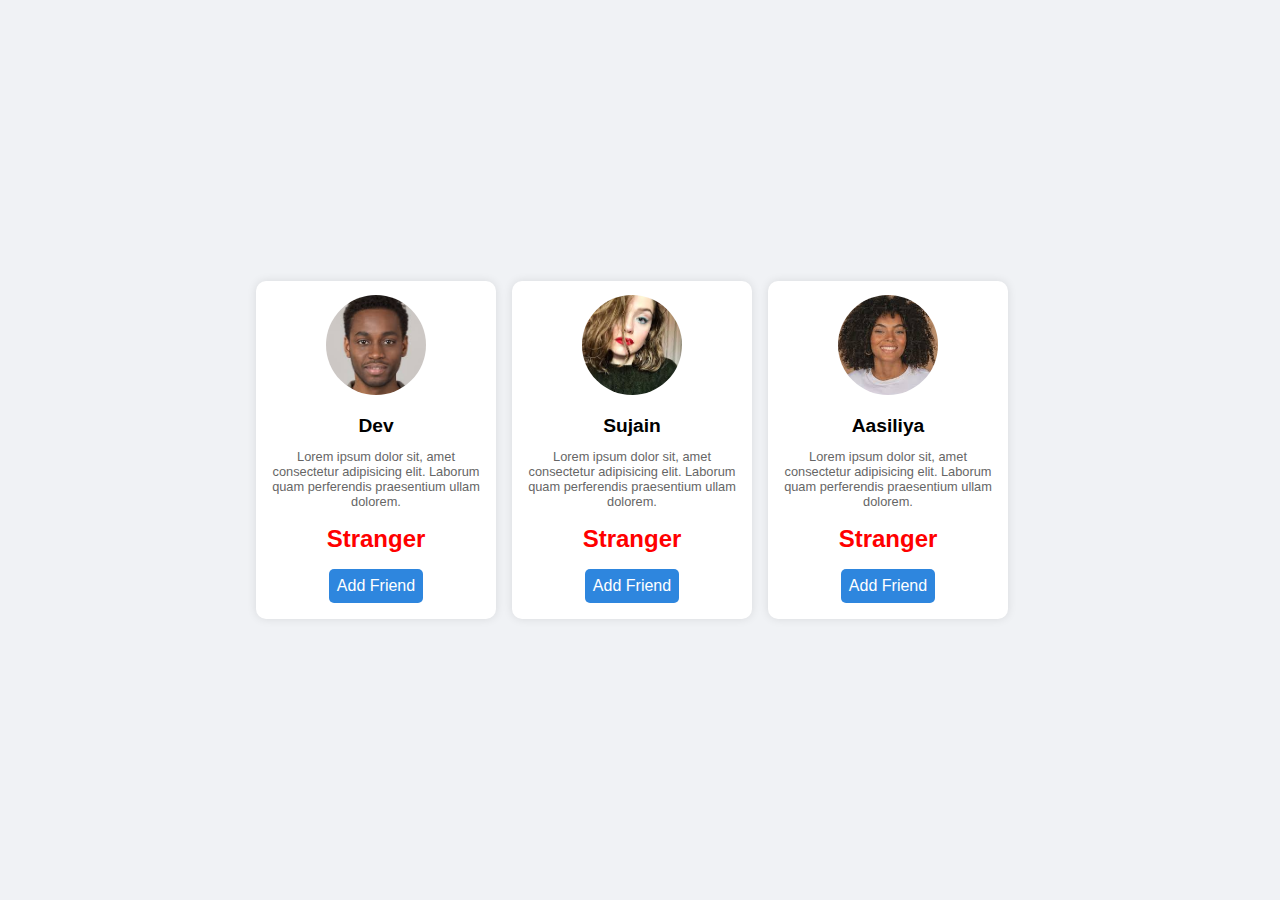
<file: HandlingContentFromJS/index.html>
<!DOCTYPE html>
<html lang="en">
<head>
    <meta charset="UTF-8">
    <meta name="viewport" content="width=device-width, initial-scale=1.0">
    <title>Friend Request Card</title>
    <link rel="stylesheet" href="style.css">
</head>
<body>
    <div class="container">
        
    </div>
    
    <script src="script.js"></script>
</body>
</html>
</file>
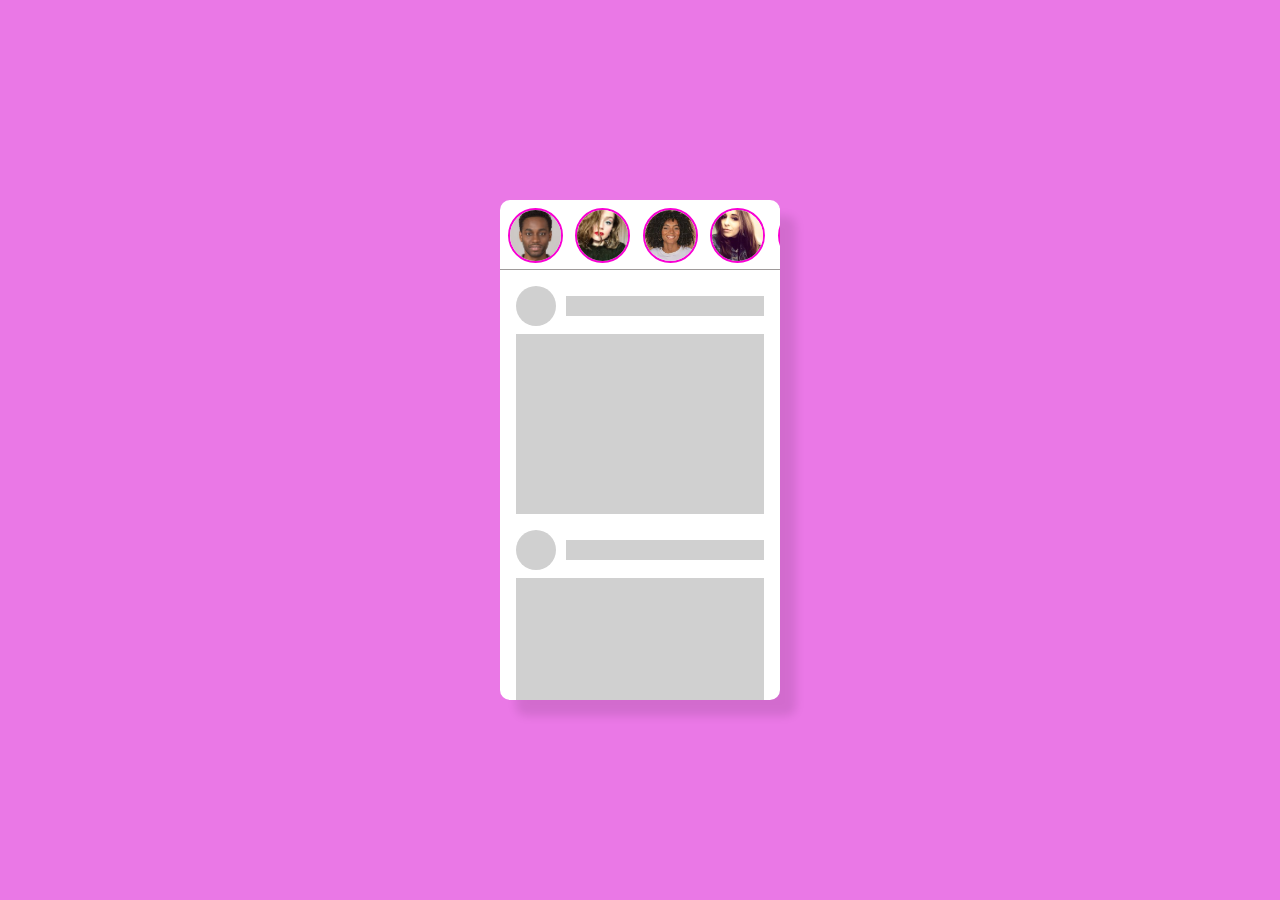
<file: SocialMediaStroiesFeature/index.html>
<!DOCTYPE html>
<html lang="en">
<head>
    <meta charset="UTF-8">
    <meta name="viewport" content="width=device-width, initial-scale=1.0">
    <title>Status Stories Card</title>
    <link rel="stylesheet" href="style.css">
</head>
<body>
    <div class="main">
        <div class="card">
            <div class="fullScrStory">
                
            </div>
            <div class="storiesSec"></div>
            <div class="bodySec">
                <div class="placeholder">
                    <div class="header">
                        <div class="divUsrImg"></div>
                        <div class="divUsrName"></div>
                    </div>
                    <div class="body"></div>
                </div>

                <div class="placeholder">
                    <div class="header">
                        <div class="divUsrImg"></div>
                        <div class="divUsrName"></div>
                    </div>
                    <div class="body"></div>
                </div>

                <div class="placeholder">
                    <div class="header">
                        <div class="divUsrImg"></div>
                        <div class="divUsrName"></div>
                    </div>
                    <div class="body"></div>
                </div>
            </div>
        </div>
    </div>
    
    <script src="script.js"></script>
</body>
</html>
</file>
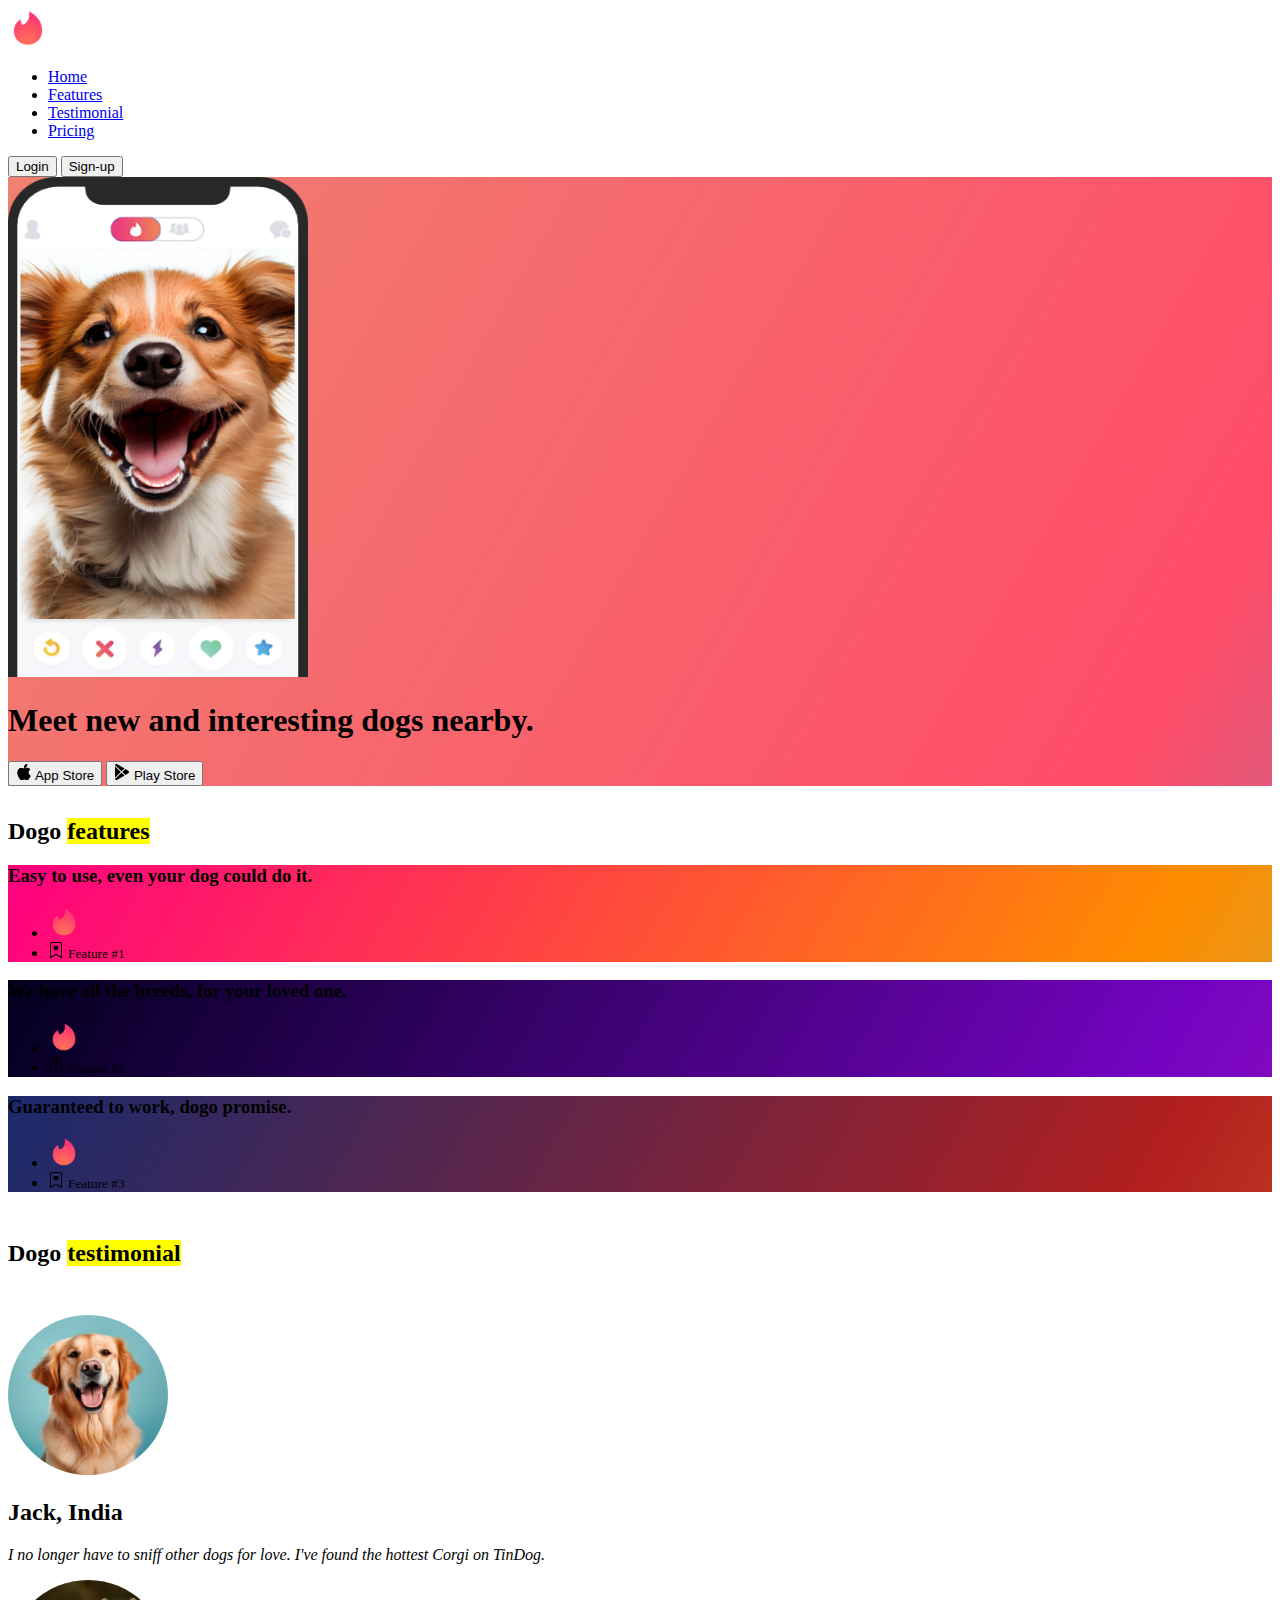
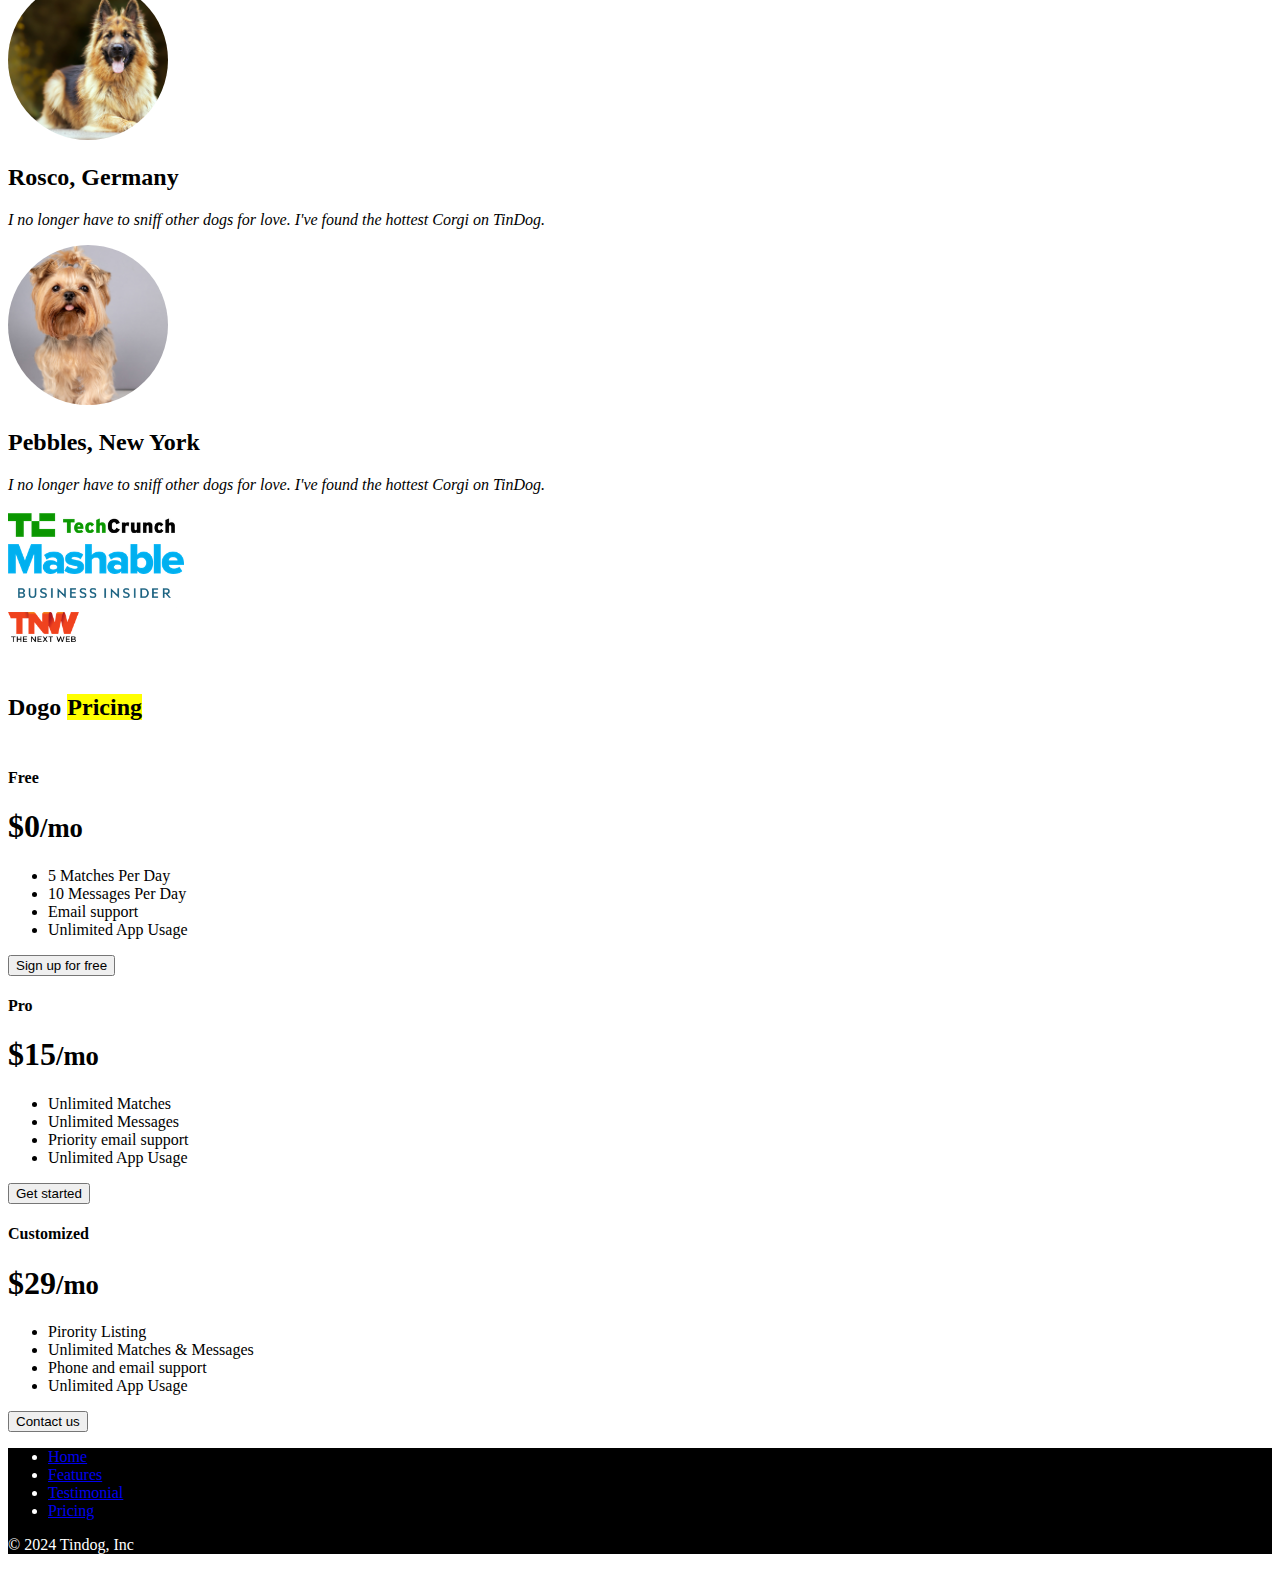
<file: Tindog (Bootstrap5) Practice Project/index.html>
<!DOCTYPE html>
<html lang="en">

<head>
  <meta charset="UTF-8">
  <meta name="viewport" content="width=device-width, initial-scale=1.0">
  <title>TinDog</title>

  <!-- Favicon-->
  <link rel="icon" type="image/x-icon" href="./images/logo.png">
  <!-- Bootstrap Link-->
  <link href="https://cdn.jsdelivr.net/npm/bootstrap@5.3.2/dist/css/bootstrap.min.css" rel="stylesheet" 
  integrity="sha384-T3c6CoIi6uLrA9TneNEoa7RxnatzjcDSCmG1MXxSR1GAsXEV/Dwwykc2MPK8M2HN" crossorigin="anonymous">
  <!-- Stylesheet Link-->
  <link rel="stylesheet" href="style.css">
</head>

<body>

  <!-- Title -->
  <section id="title">
    <!-- Sec-1 -->
    <header class="p-3 text-bg-dark">
      <div class="container">
        <div class="d-flex flex-wrap align-items-center justify-content-center justify-content-lg-start">
          <a href="/" class="d-flex align-items-center mb-2 mb-lg-0 text-white text-decoration-none">
            <img src="./images/logo.png" width="40" height="40" alt="logo image">
          </a>
  
          <ul class="nav col-12 col-lg-auto me-lg-auto mb-2 justify-content-center mb-md-0">
            <li><a href="#home" class="nav-link px-2 text-white">Home</a></li>
            <li><a href="#features" class="nav-link px-2 text-white">Features</a></li>
            <li><a href="#testimonial" class="nav-link px-2 text-white">Testimonial</a></li>
            <li><a href="#pricing" class="nav-link px-2 text-white">Pricing</a></li>
          </ul>
  
          <div class="text-end">
            <button type="button" class="btn btn-outline-danger me-2">Login</button>
            <button type="button" class="btn btn-danger">Sign-up</button>
          </div>
        </div>
      </div>
    </header>
    <!-- Sec-2 -->
    <hero id="home">
      <div class="col-xxl-8 px-4 py-5 gradient-background">
        <div class="row flex-lg-row-reverse align-items-center g-5 py-5">
          <div class="col-10 col-sm-8 col-lg-6">
            <img src="./images/tinderApp.png" class="d-block mx-lg-auto img-fluid hero-img" alt="Bootstrap Themes" width="700" height="500" loading="lazy">
          </div>
          <div class="col-lg-5">
            <h1 class="display-5 fw-bold text-body-emphasis lh-1 mb-3">Meet new and interesting dogs nearby.</h1>
            <div class="d-grid gap-2 mt-5 d-md-flex justify-content-md-start">
              <button type="button" class="btn btn-light btn-lg px-4 me-md-2">
                <svg xmlns="http://www.w3.org/2000/svg" width="16" height="16" fill="currentColor"
                  class="bi bi-apple mb-1" viewBox="0 0 16 16"><path
                  d="M11.182.008C11.148-.03 9.923.023 8.857 1.18c-1.066 1.156-.902 2.482-.878 2.516.024.034 1.52.087 2.475-1.258.955-1.345.762-2.391.728-2.43Zm3.314 11.733c-.048-.096-2.325-1.234-2.113-3.422.212-2.189 1.675-2.789 1.698-2.854.023-.065-.597-.79-1.254-1.157a3.692 3.692 0 0 0-1.563-.434c-.108-.003-.483-.095-1.254.116-.508.139-1.653.589-1.968.607-.316.018-1.256-.522-2.267-.665-.647-.125-1.333.131-1.824.328-.49.196-1.422.754-2.074 2.237-.652 1.482-.311 3.83-.067 4.56.244.729.625 1.924 1.273 2.796.576.984 1.34 1.667 1.659 1.899.319.232 1.219.386 1.843.067.502-.308 1.408-.485 1.766-.472.357.013 1.061.154 1.782.539.571.197 1.111.115 1.652-.105.541-.221 1.324-1.059 2.238-2.758.347-.79.505-1.217.473-1.282Z" /><path
                  d="M11.182.008C11.148-.03 9.923.023 8.857 1.18c-1.066 1.156-.902 2.482-.878 2.516.024.034 1.52.087 2.475-1.258.955-1.345.762-2.391.728-2.43Zm3.314 11.733c-.048-.096-2.325-1.234-2.113-3.422.212-2.189 1.675-2.789 1.698-2.854.023-.065-.597-.79-1.254-1.157a3.692 3.692 0 0 0-1.563-.434c-.108-.003-.483-.095-1.254.116-.508.139-1.653.589-1.968.607-.316.018-1.256-.522-2.267-.665-.647-.125-1.333.131-1.824.328-.49.196-1.422.754-2.074 2.237-.652 1.482-.311 3.83-.067 4.56.244.729.625 1.924 1.273 2.796.576.984 1.34 1.667 1.659 1.899.319.232 1.219.386 1.843.067.502-.308 1.408-.485 1.766-.472.357.013 1.061.154 1.782.539.571.197 1.111.115 1.652-.105.541-.221 1.324-1.059 2.238-2.758.347-.79.505-1.217.473-1.282Z" />
                </svg>
                App Store
              </button>
              <button type="button" class="btn btn-outline-light btn-lg px-4">
                <svg xmlns="http://www.w3.org/2000/svg" width="16" height="16" fill="currentColor"
                  class="bi bi-google-play mb-1" viewBox="0 0 16 16"><path
                  d="M14.222 9.374c1.037-.61 1.037-2.137 0-2.748L11.528 5.04 8.32 8l3.207 2.96 2.694-1.586Zm-3.595 2.116L7.583 8.68 1.03 14.73c.201 1.029 1.36 1.61 2.303 1.055l7.294-4.295ZM1 13.396V2.603L6.846 8 1 13.396ZM1.03 1.27l6.553 6.05 3.044-2.81L3.333.215C2.39-.341 1.231.24 1.03 1.27Z" />
                </svg>
                Play Store
              </button>
            </div>
          </div>
        </div>
      </div>
    </hero>
  </section>
  <!-- Features -->
  <section id="features">
    <div class="container px-4 py-5" id="custom-cards">
      <h2 class="pb-2 border-bottom display-5 text-center">
        Dogo <mark>features</mark>
      </h2>
  
      <div class="row row-cols-1 row-cols-lg-3 align-items-stretch g-4 py-5">
        <div class="col">
          <div class="card card-cover h-100 overflow-hidden text-bg-dark rounded-4 shadow-lg gradient-bg-feature1">
            <div class="d-flex flex-column h-100 p-5 pb-3 text-white text-shadow-1">
              <h3 class="pt-5 mt-5 mb-4 display-6 lh-1 fw-bold">Easy to use, even your dog could do it.</h3>
              <ul class="d-flex list-unstyled mt-auto">
                <li class="me-auto">
                  <img src="./images/logo.png" alt="logo" width="32" height="32" class="rounded-circle border border-white">
                </li>
                <li class="d-flex align-items-center me-3">
                  <svg xmlns="http://www.w3.org/2000/svg" width="16" height="16" fill="currentColor" class="bi bi-bookmark-heart mx-2" viewBox="0 0 16 16">
                    <path fill-rule="evenodd" d="M8 4.41c1.387-1.425 4.854 1.07 0 4.277C3.146 5.48 6.613 2.986 8 4.412z"/>
                    <path d="M2 2a2 2 0 0 1 2-2h8a2 2 0 0 1 2 2v13.5a.5.5 0 0 1-.777.416L8 13.101l-5.223 2.815A.5.5 0 0 1 2 15.5zm2-1a1 1 0 0 0-1 1v12.566l4.723-2.482a.5.5 0 0 1 .554 0L13 14.566V2a1 1 0 0 0-1-1z"/>
                  </svg>
                  <small>Feature #1</small>
                </li>
              </ul>
            </div>
          </div>
        </div>
  
        <div class="col">
          <div class="card card-cover h-100 overflow-hidden text-bg-dark rounded-4 shadow-lg gradient-bg-feature2">
            <div class="d-flex flex-column h-100 p-5 pb-3 text-white text-shadow-1">
              <h3 class="pt-5 mt-5 mb-4 display-6 lh-1 fw-bold">We have all the breeds, for your loved one.</h3>
              <ul class="d-flex list-unstyled mt-auto">
                <li class="me-auto">
                  <img src="./images/logo.png" alt="logo" width="32" height="32" class="rounded-circle border border-white">
                </li>
                <li class="d-flex align-items-center me-3">
                  <svg xmlns="http://www.w3.org/2000/svg" width="16" height="16" fill="currentColor" class="bi bi-bookmark-heart mx-2" viewBox="0 0 16 16">
                    <path fill-rule="evenodd" d="M8 4.41c1.387-1.425 4.854 1.07 0 4.277C3.146 5.48 6.613 2.986 8 4.412z"/>
                    <path d="M2 2a2 2 0 0 1 2-2h8a2 2 0 0 1 2 2v13.5a.5.5 0 0 1-.777.416L8 13.101l-5.223 2.815A.5.5 0 0 1 2 15.5zm2-1a1 1 0 0 0-1 1v12.566l4.723-2.482a.5.5 0 0 1 .554 0L13 14.566V2a1 1 0 0 0-1-1z"/>
                  </svg>
                  <small>Feature #2</small>
                </li>
              </ul>
            </div>
          </div>
        </div>
  
        <div class="col">
          <div class="card card-cover h-100 overflow-hidden text-bg-dark rounded-4 shadow-lg gradient-bg-feature3">
            <div class="d-flex flex-column h-100 p-5 pb-3 text-shadow-1">
              <h3 class="pt-5 mt-5 mb-4 display-6 lh-1 fw-bold">Guaranteed to work, dogo promise.</h3>
              <ul class="d-flex list-unstyled mt-auto">
                <li class="me-auto">
                  <img src="./images/logo.png" alt="logo" width="32" height="32" class="rounded-circle border border-white">
                </li>
                <li class="d-flex align-items-center me-3">
                  <svg xmlns="http://www.w3.org/2000/svg" width="16" height="16" fill="currentColor" class="bi bi-bookmark-heart mx-2" viewBox="0 0 16 16">
                    <path fill-rule="evenodd" d="M8 4.41c1.387-1.425 4.854 1.07 0 4.277C3.146 5.48 6.613 2.986 8 4.412z"/>
                    <path d="M2 2a2 2 0 0 1 2-2h8a2 2 0 0 1 2 2v13.5a.5.5 0 0 1-.777.416L8 13.101l-5.223 2.815A.5.5 0 0 1 2 15.5zm2-1a1 1 0 0 0-1 1v12.566l4.723-2.482a.5.5 0 0 1 .554 0L13 14.566V2a1 1 0 0 0-1-1z"/>
                  </svg>
                  <small>Feature #3</small>
                </li>
              </ul>
            </div>
          </div>
        </div>
      </div>
    </div>
  </section>
  <!-- Testimonial -->
  <section id="testimonial">
    <div class="container px-4 py-5 text-center mb-4">

      <h2 class="pb-2 border-bottom display-5 text-center">
        Dogo <mark>testimonial</mark>
      </h2>

      <div class="row">
        <div class="col-lg-4">
          <img src="./images/1.jpg" alt="dog image" class="testimonial-img">
          <h2 class="fw-normal">Jack, India</h2>
          <p><i>I no longer have to sniff other dogs for love. I've found the hottest Corgi on TinDog.</i></p>
        </div><!-- /.col-lg-4 -->

        <div class="col-lg-4">
          <img src="./images/2.jpg" alt="dog image" class="testimonial-img">
          <h2 class="fw-normal">Rosco, Germany</h2>
          <p><i>I no longer have to sniff other dogs for love. I've found the hottest Corgi on TinDog.</i></p>
        </div><!-- /.col-lg-4 -->

        <div class="col-lg-4">
          <img src="./images/3.jpg" alt="dog image" class="testimonial-img">
          <h2 class="fw-normal">Pebbles, New York</h2>
          <p><i>I no longer have to sniff other dogs for love. I've found the hottest Corgi on TinDog.</i></p>
        </div><!-- /.col-lg-4 -->
      </div>

      <div class="container mt-5">
        <div class="row">
          <div class="col-lg-3 col-sm-12">
            <img src="./images/techcrunch.png" alt="techcrunch" height="30">
          </div>
          <div class="col-lg-3 col-sm-12">
            <img src="./images/mashable.png" alt="mashable" height="30">
          </div>
          <div class="col-lg-3 col-sm-12">
            <img src="./images/bizinsider.png" alt="bizinsider" height="30">
          </div>
          <div class="col-lg-3 col-sm-12">
            <img src="./images/tnw.png" alt="tnw" height="30">
          </div>
        </div>
      </div>
    </div>
  </section>
  <!-- Pricing -->
  <section id="pricing">
    <div class="container py-3">
      <h2 class="pb-2 border-bottom display-5 text-center">
        Dogo <mark>Pricing</mark>
      </h2>
      <div class="row row-cols-1 row-cols-md-3 mb-3 text-center">
        <div class="col">
          <div class="card mb-4 rounded-3 shadow-sm border-danger">
            <div class="card-header py-3 border-danger">
              <h4 class="my-0 fw-normal">Free</h4>
            </div>
            <div class="card-body">
              <h1 class="card-title pricing-card-title">$0<small class="text-body-secondary fw-light">/mo</small></h1>
              <ul class="list-unstyled mt-3 mb-4">
                <li>5 Matches Per Day</li>
                <li>10 Messages Per Day</li>
                <li>Email support</li>
                <li>Unlimited App Usage</li>
              </ul>
              <button type="button" class="w-100 btn btn-lg btn-outline-danger">Sign up for free</button>
            </div>
          </div>
        </div>
        <div class="col">
          <div class="card mb-4 rounded-3 shadow-sm border-danger">
            <div class="card-header py-3 border-danger">
              <h4 class="my-0 fw-normal">Pro</h4>
            </div>
            <div class="card-body">
              <h1 class="card-title pricing-card-title">$15<small class="text-body-secondary fw-light">/mo</small></h1>
              <ul class="list-unstyled mt-3 mb-4">
                <li>Unlimited Matches</li>
                <li>Unlimited Messages</li>
                <li>Priority email support</li>
                <li>Unlimited App Usage</li>
              </ul>
              <button type="button" class="w-100 btn btn-lg btn-danger">Get started</button>
            </div>
          </div>
        </div>
        <div class="col">
          <div class="card mb-4 rounded-3 shadow-sm border-danger">
            <div class="card-header py-3 text-bg-danger border-danger">
              <h4 class="my-0 fw-normal">Customized</h4>
            </div>
            <div class="card-body">
              <h1 class="card-title pricing-card-title">$29<small class="text-body-secondary fw-light">/mo</small></h1>
              <ul class="list-unstyled mt-3 mb-4">
                <li>Pirority Listing</li>
                <li>Unlimited Matches & Messages</li>
                <li>Phone and email support</li>
                <li>Unlimited App Usage</li>
              </ul>
              <button type="button" class="w-100 btn btn-lg btn-danger">Contact us</button>
            </div>
          </div>
        </div>
      </div>
    </div>
  </section>
  <!-- Footer -->
  <section id="footer">
    <div class="container">
      <footer class="py-3">
        <ul class="nav justify-content-center border-bottom pb-3 mb-3">
          <li class="nav-item"><a href="#home" class="nav-link px-2 text-reset">Home</a></li>
          <li class="nav-item"><a href="#features" class="nav-link px-2 text-reset">Features</a></li>
          <li class="nav-item"><a href="#testimonial" class="nav-link px-2 text-reset">Testimonial</a></li>
          <li class="nav-item"><a href="#pricing" class="nav-link px-2 text-reset">Pricing</a></li>
        </ul>
        <p class="text-center text-reset">© 2024 Tindog, Inc</p>
      </footer>
    </div>
  </section>

  <!-- Bootstrap Script-->
  <script src="https://cdn.jsdelivr.net/npm/bootstrap@5.3.2/dist/js/bootstrap.bundle.min.js" 
  integrity="sha384-C6RzsynM9kWDrMNeT87bh95OGNyZPhcTNXj1NW7RuBCsyN/o0jlpcV8Qyq46cDfL" crossorigin="anonymous"></script>
</body>

</html>
</file>
<file: HandlingContentFromJS/style.css>
* {
    margin: 0;
    padding: 0;
    font-family: 'Segoe UI', Tahoma, Geneva, Verdana, sans-serif;
    box-sizing: border-box;
}

html, body {
    width: 100%;
    height: 100%;
}

.container {
    width: 100%;
    height: 100%;
    display: flex;
    justify-content: center;
    align-items: center;
    background-color: #f0f2f5;
}

.card {
    width: 15rem;
    padding: 1rem 0;
    background-color: #fff;
    border-radius: 10px;
    box-shadow: 0 0 10px rgba(0, 0, 0, 0.1);
    display: flex;
    justify-content: center;
    align-items: center;
    flex-direction: column;
    overflow: hidden;

    /*JS Code*/
    margin-right: 1rem;
}

.card-header {
    margin-top: 3rem;
    text-align: center;

    img {
        width: 100px;
        height: 100px;
        border-radius: 50%;
        margin-top: -50px;
        object-fit: cover;
    }

    h2 {
        font-size: 1.2rem;
        margin-top: 1rem;
    }

    p{
        font-size: 0.8rem;
        color: #666;
        padding: 0 1rem;
        margin-top: .7rem;
    }
}

.card-footer {
    display: flex;
    flex-direction: column;
    justify-content: center;
    align-items: center;
    width: 100%;
    margin-top: 1rem;

    .txtStatus {
        font-size: 1.5rem;
        color: red;
    }

    #Friend {
        font-size: 1.5rem;
        color: green;
    }

    button {
        padding: .5rem .5rem;
        border: none;
        color: #fff;
        font-size: 1rem;
        cursor: pointer;
        transition: .5s;
        border-radius: 5px;
        margin-top: 1rem;
    }

    button:hover {
        transform: translateY(-2px);
    }
}

.Stranger {
    background-color: #2e86de;
}
.Friend {
    background-color: #de2e5d;
}
</file>
<file: SocialMediaStroiesFeature/style.css>
* {
    margin: 0;
    padding: 0;
    font-family: Verdana, Tahoma, sans-serif;
    box-sizing: border-box;
}

html, body {
    width: 100%;
    height: 100%;
}

.main {
    display: flex;
    justify-content: center;
    align-items: center;
    height: 100%;
    background-color: #ea78e6;
}

.card {
    width: 280px;
    height: 500px;
    background-color: #fff;
    border-radius: 10px;
    box-shadow: 1rem 1rem 10px rgba(0, 0, 0, 0.1);
    overflow: hidden;

    .storiesSec {
        width: 100%;
        height: 70px;
        border-bottom: 1px solid #9e9a9a;
        padding: .5rem;
        white-space: nowrap;
        overflow-x: auto;
        overflow-y: hidden;

        .stroy {
            height: 55px;
            width: 55px;
            margin-right: .5rem;
            border: 2px solid #f801d3;
            border-radius: 50%;
            display: inline-block;
            overflow: hidden;
            cursor: pointer;
            transition: all .5s;

            img {
                width: 100%;
                height: 100%;
                object-fit: cover;
                object-position: center;
            }
        }
        .stroy:hover {
            border-radius: 25%;
            transition: all .5s;
        }
    }
    .storiesSec::-webkit-scrollbar {
        display: none;
    }

    .fullScrStory {
        height: 100%;
        width: 100%;
        display: none;
        background-size: cover;
        background-position: center;
        

        /* To keep desc text at bottom*/
        align-items: flex-start;
        flex-direction: column;

        .timeLine {
            width: 100%;
            height: 3px;
            background-color: #000;

            .growthLine {
                height: 100%;
                width: 50%;
                background-color: #fff;
                border-radius: 3rem;
            }
        }
    }

    .bodySec {
        height: 100%;
        width: 100%;
        padding: 1rem;
        overflow-y: auto;

        .placeholder {
            width: 100%;
            margin-bottom: 1rem;

            .header {
                display: flex;
                flex-direction: row;
                align-items: center;
                justify-content: space-between;

                .divUsrImg {
                    width: 40px;
                    height: 40px;
                    border-radius: 50%;
                    background-color: #d0d0d0;
                }
                .divUsrName {
                    width: 80%;
                    height: 20px;
                    background-color: #d0d0d0;
                }
            }

            .body {
                width: 100%;
                height: 180px;
                background-color: #d0d0d0;
                margin-top: .5rem;
            }
        }
    }
    .bodySec::-webkit-scrollbar {
        display: none;
    }
}
</file>
<file: Tindog (Bootstrap5) Practice Project/style.css>
.gradient-background {
  background: linear-gradient(300deg, #00bfff, #ff4c68, #ef8172);
  background-size: 180% 180%;
  animation: gradient-animation 10s ease infinite;
}

.gradient-bg-feature1 {
  background: linear-gradient(300deg, #40E0D0, #FF8C00, #FF0080);
  background-size: 180% 180%;
  animation: gradient-animation 5s ease infinite;
}

.gradient-bg-feature2 {
  background: linear-gradient(300deg, #ec38bc, #7303c0, #03001e);
  background-size: 180% 180%;
  animation: gradient-animation 5s ease infinite;
}

.gradient-bg-feature3 {
  background: linear-gradient(300deg, #fdbb2d, #b21f1f, #1a2a6c);
  background-size: 180% 180%;
  animation: gradient-animation 5s ease infinite;
}

@keyframes gradient-animation {
  0% {
    background-position: 0% 50%;
  }
  50% {
    background-position: 100% 50%;
  }
  100% {
    background-position: 0% 50%;
  }
}

/* Hero Section */
hero, .hero-img {
  height: 500px;
  width: 300px;
}

#features {
  margin-top: 2rem;
}

#testimonial > .container > h2 {
  margin: 3rem 0;
}

.testimonial-img {
  width: 10rem;
  height: 10rem;
  border-radius: 50%;
  object-fit: cover;
  object-position: center;
  transition: ease-in-out .5s;
}

.testimonial-img:hover {
  cursor: pointer;
  border-radius: 25%;
  transition: ease-in-out .5s;
}

#pricing > .container > h2 {
  margin: 3rem 0;
}

#footer {
  background-color: black;
}
#footer, .nav-item {
  color: white;
}
</file>
